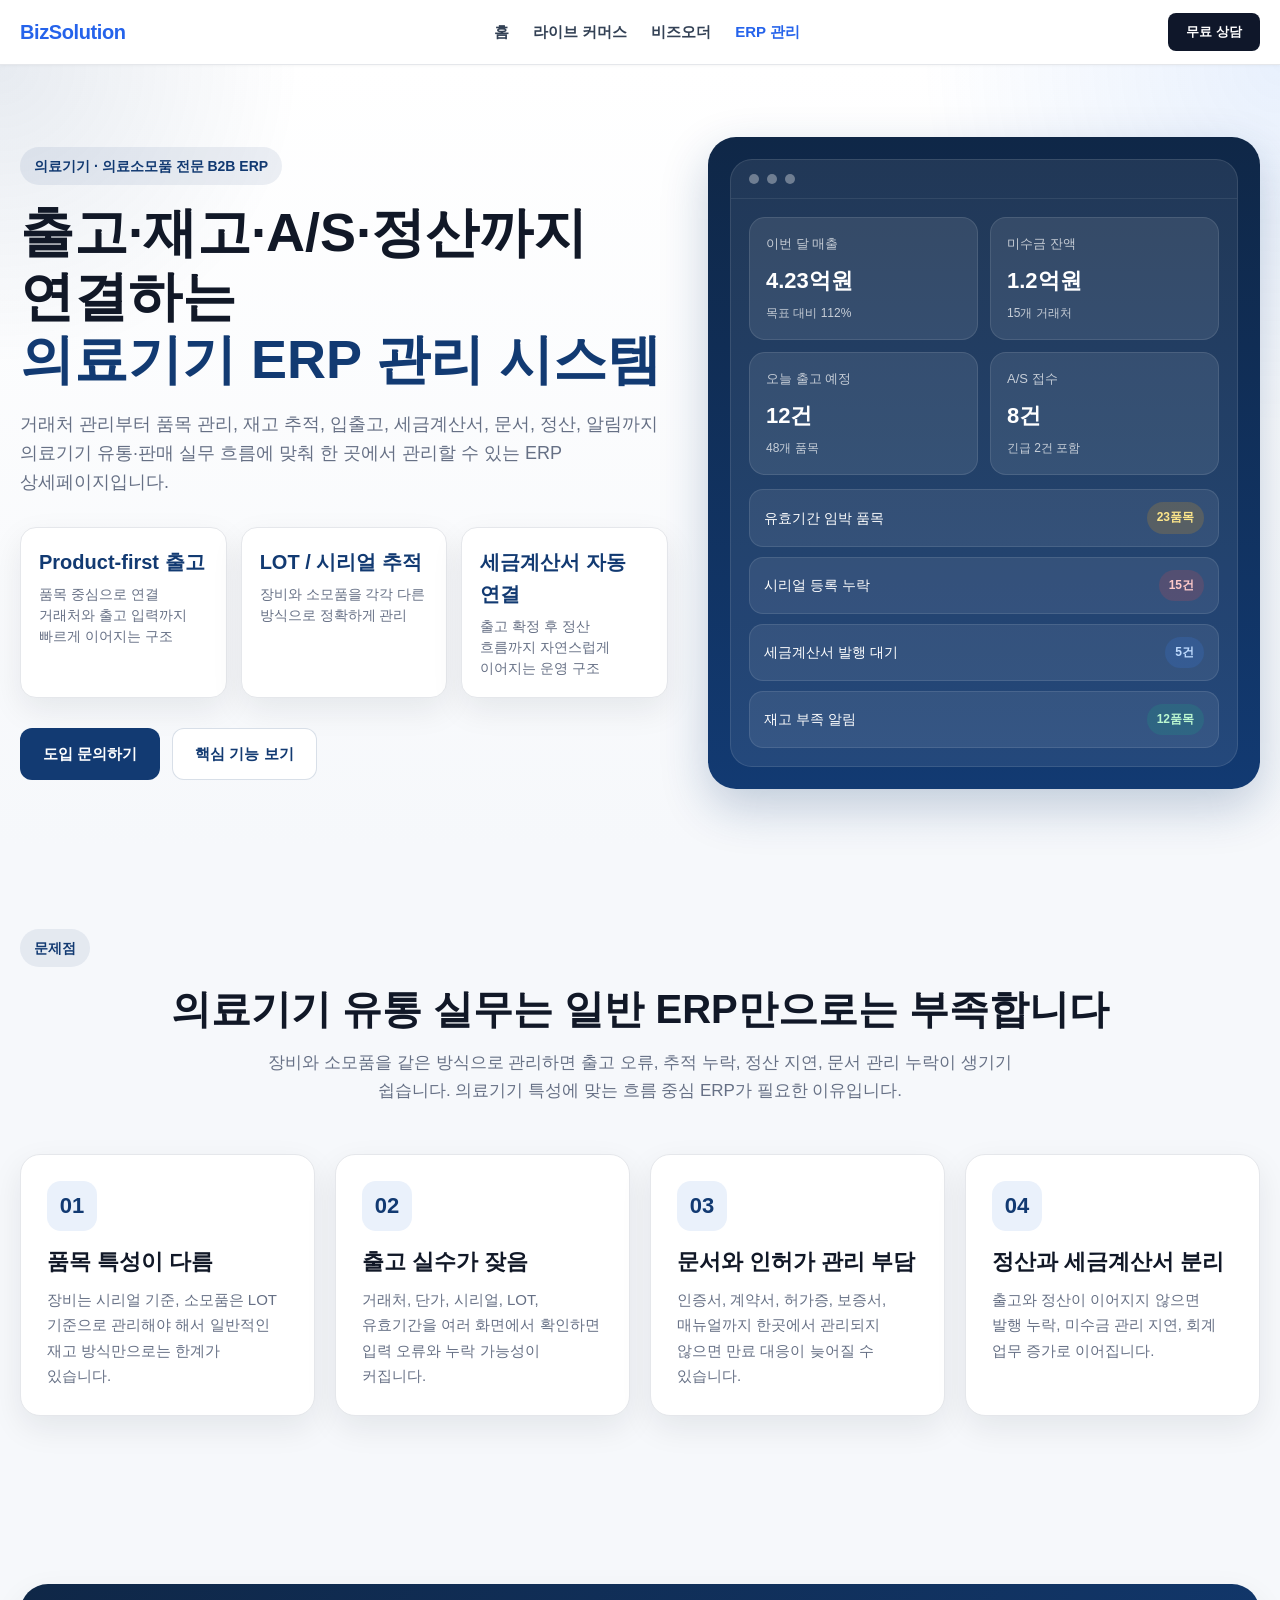
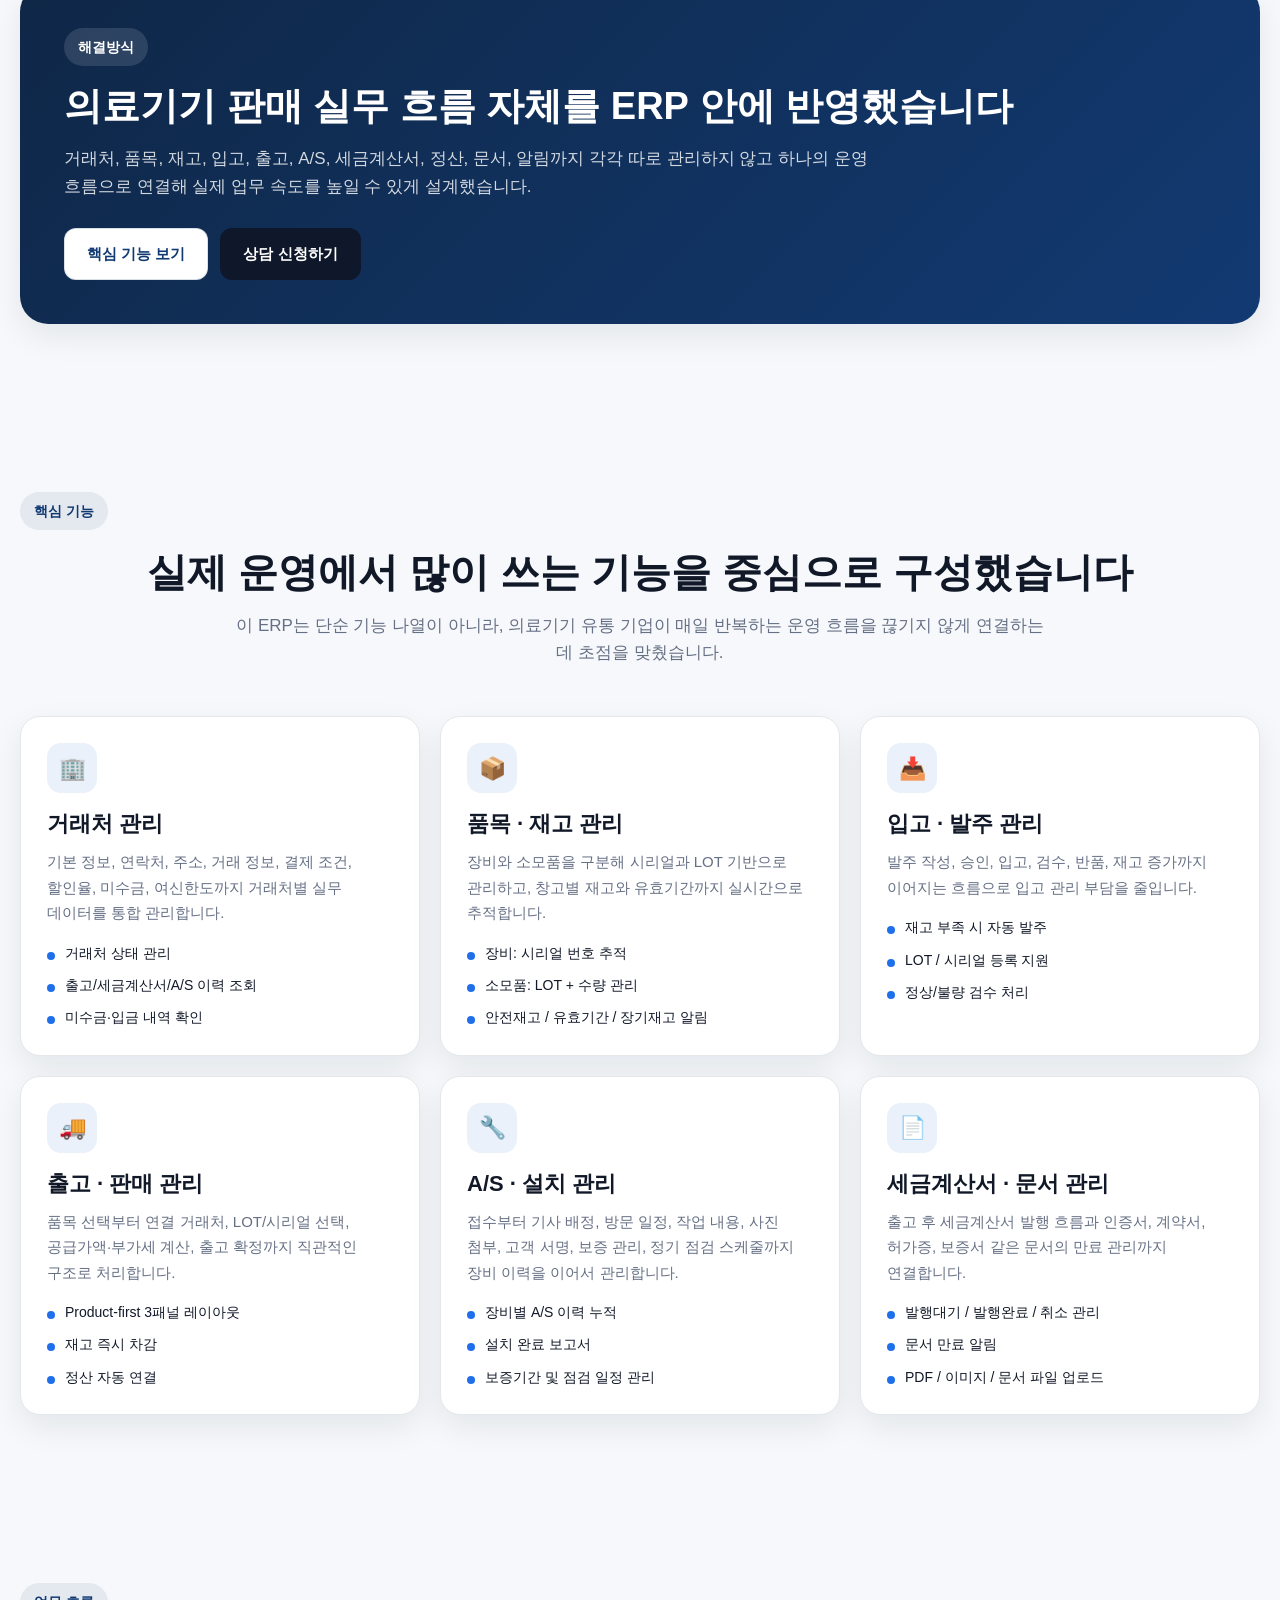
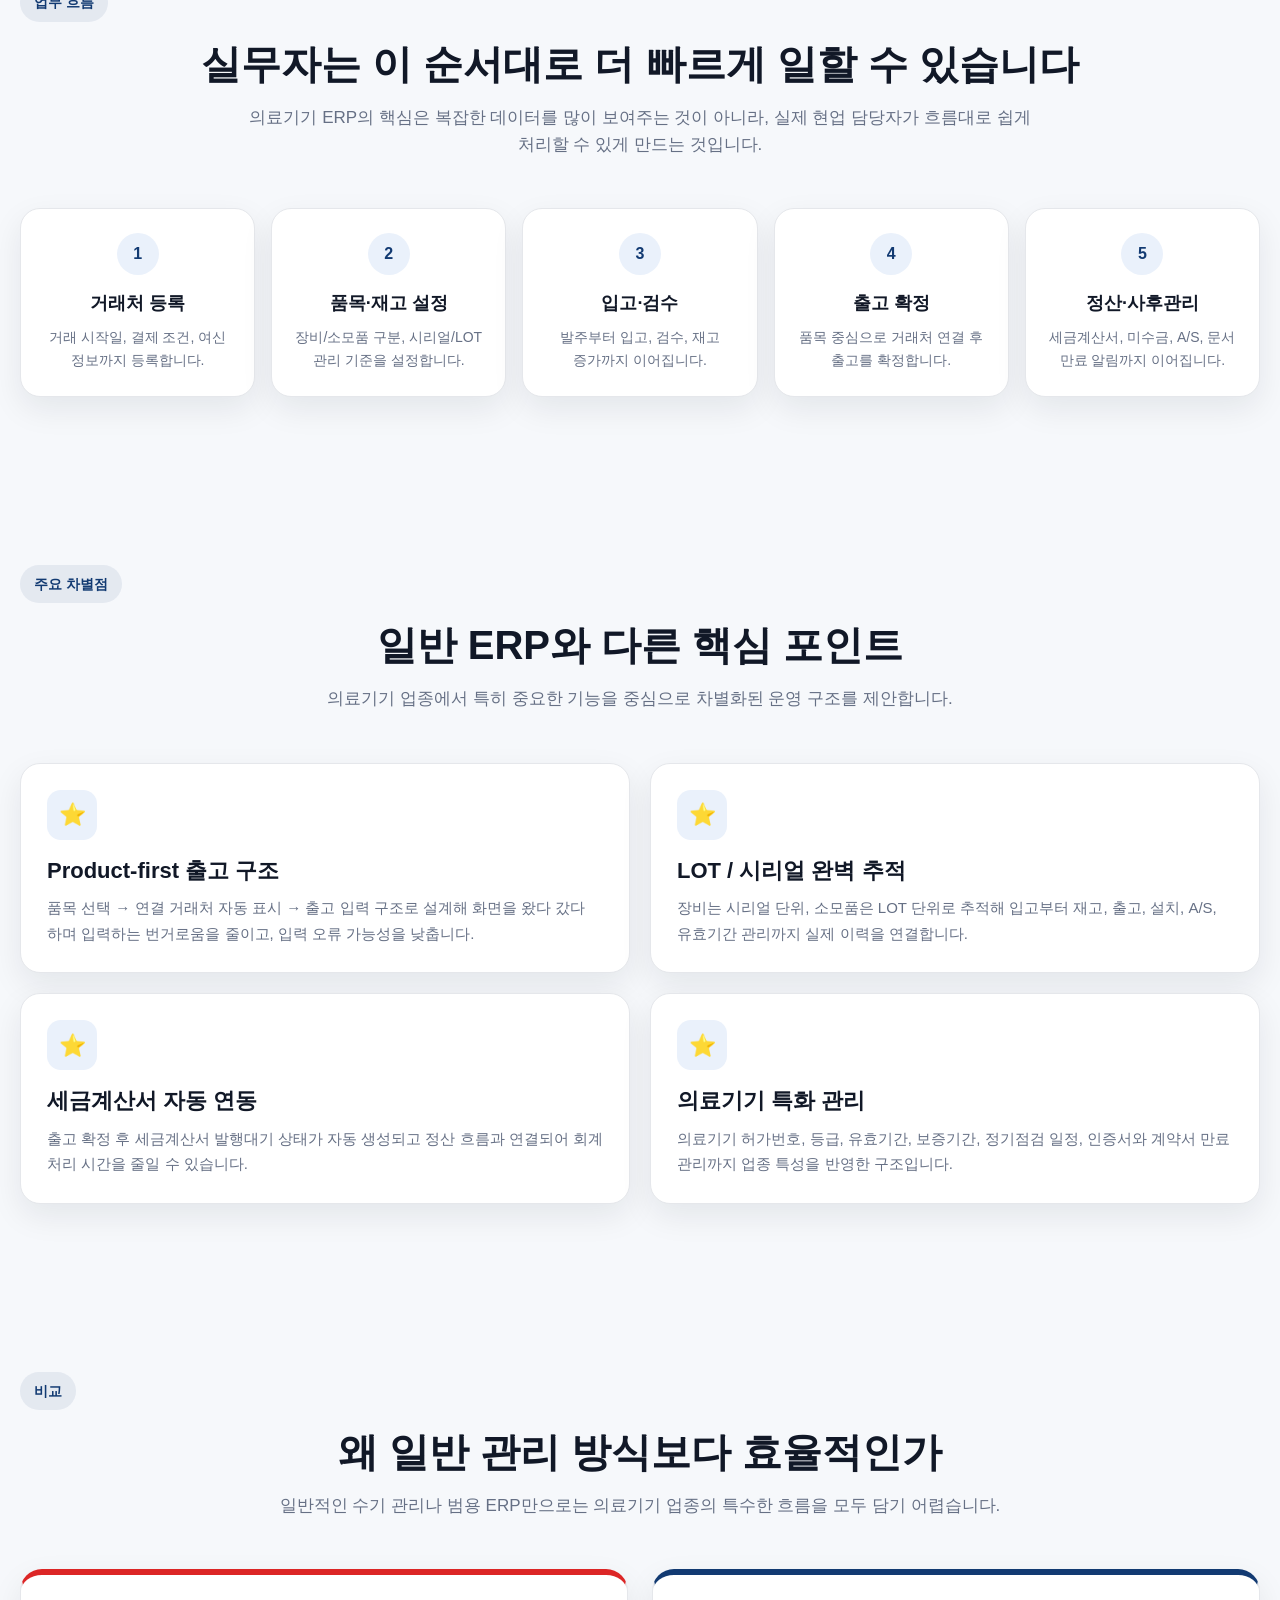
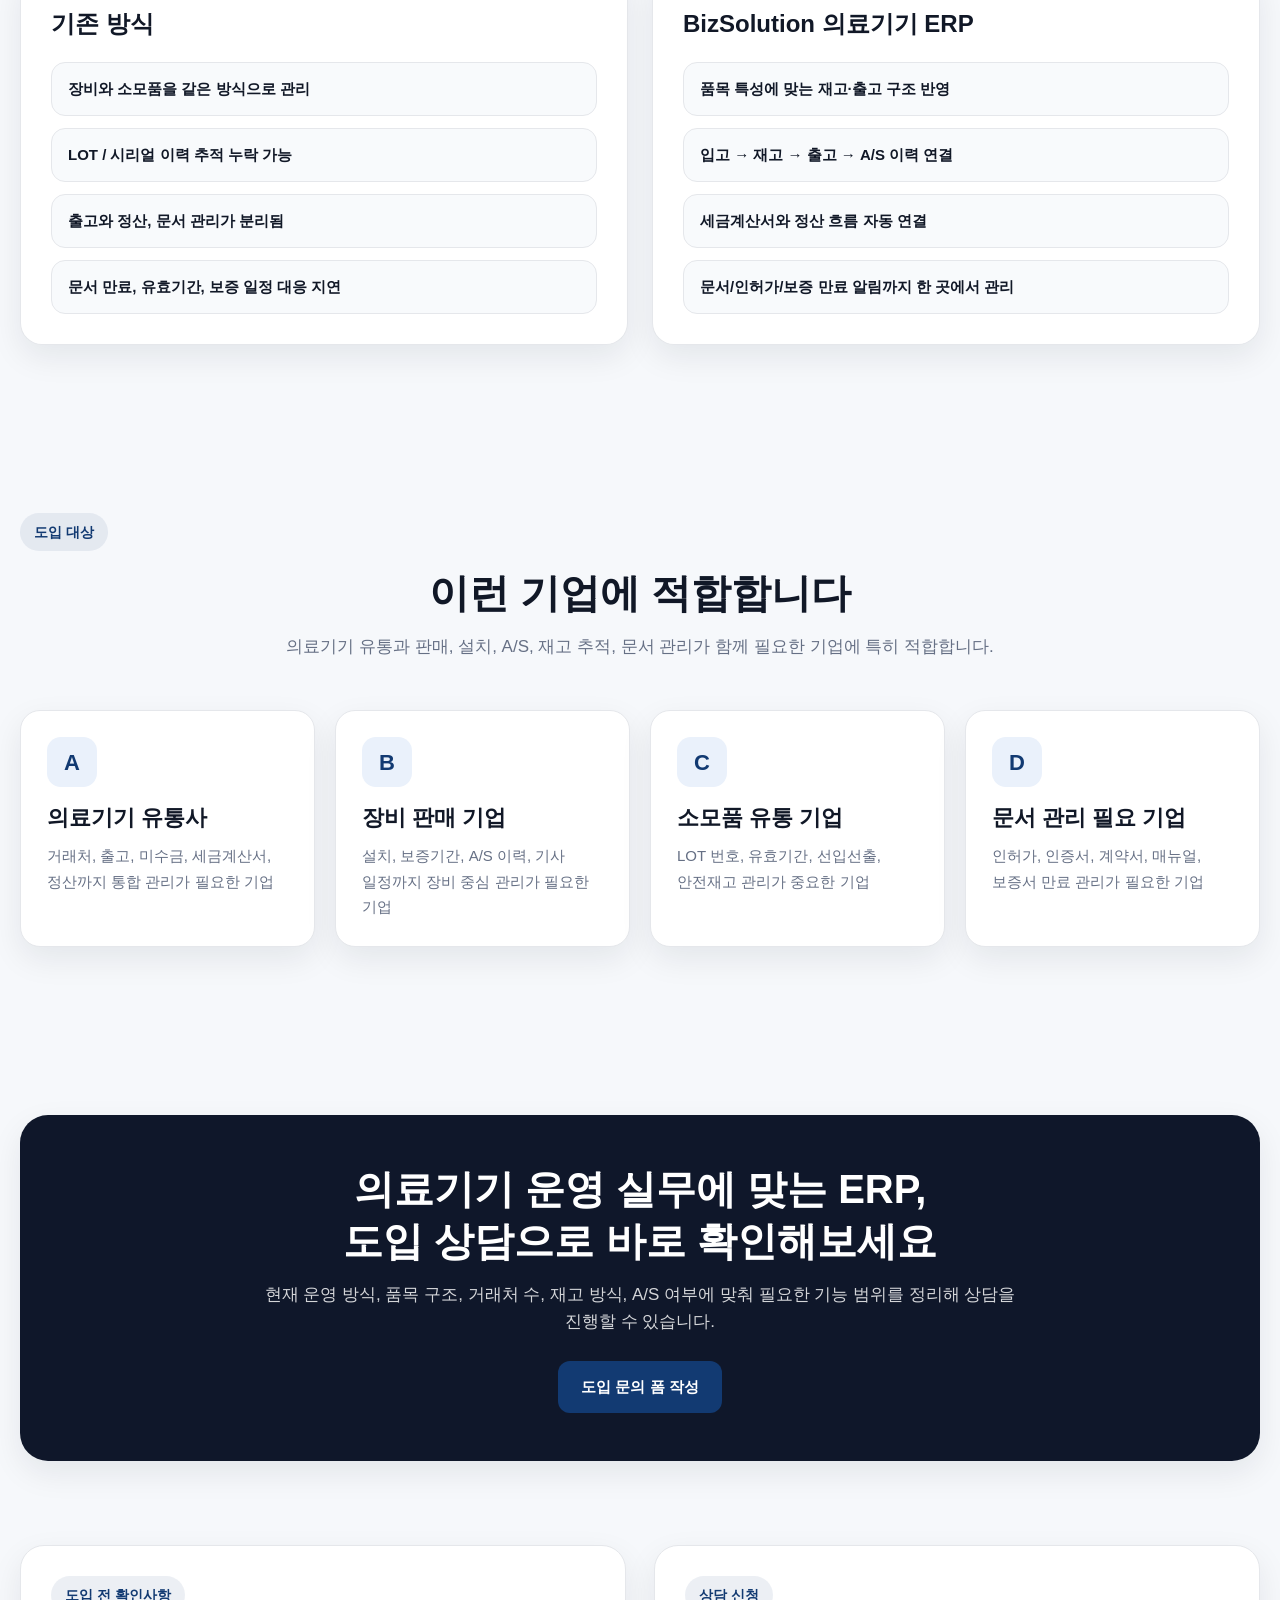
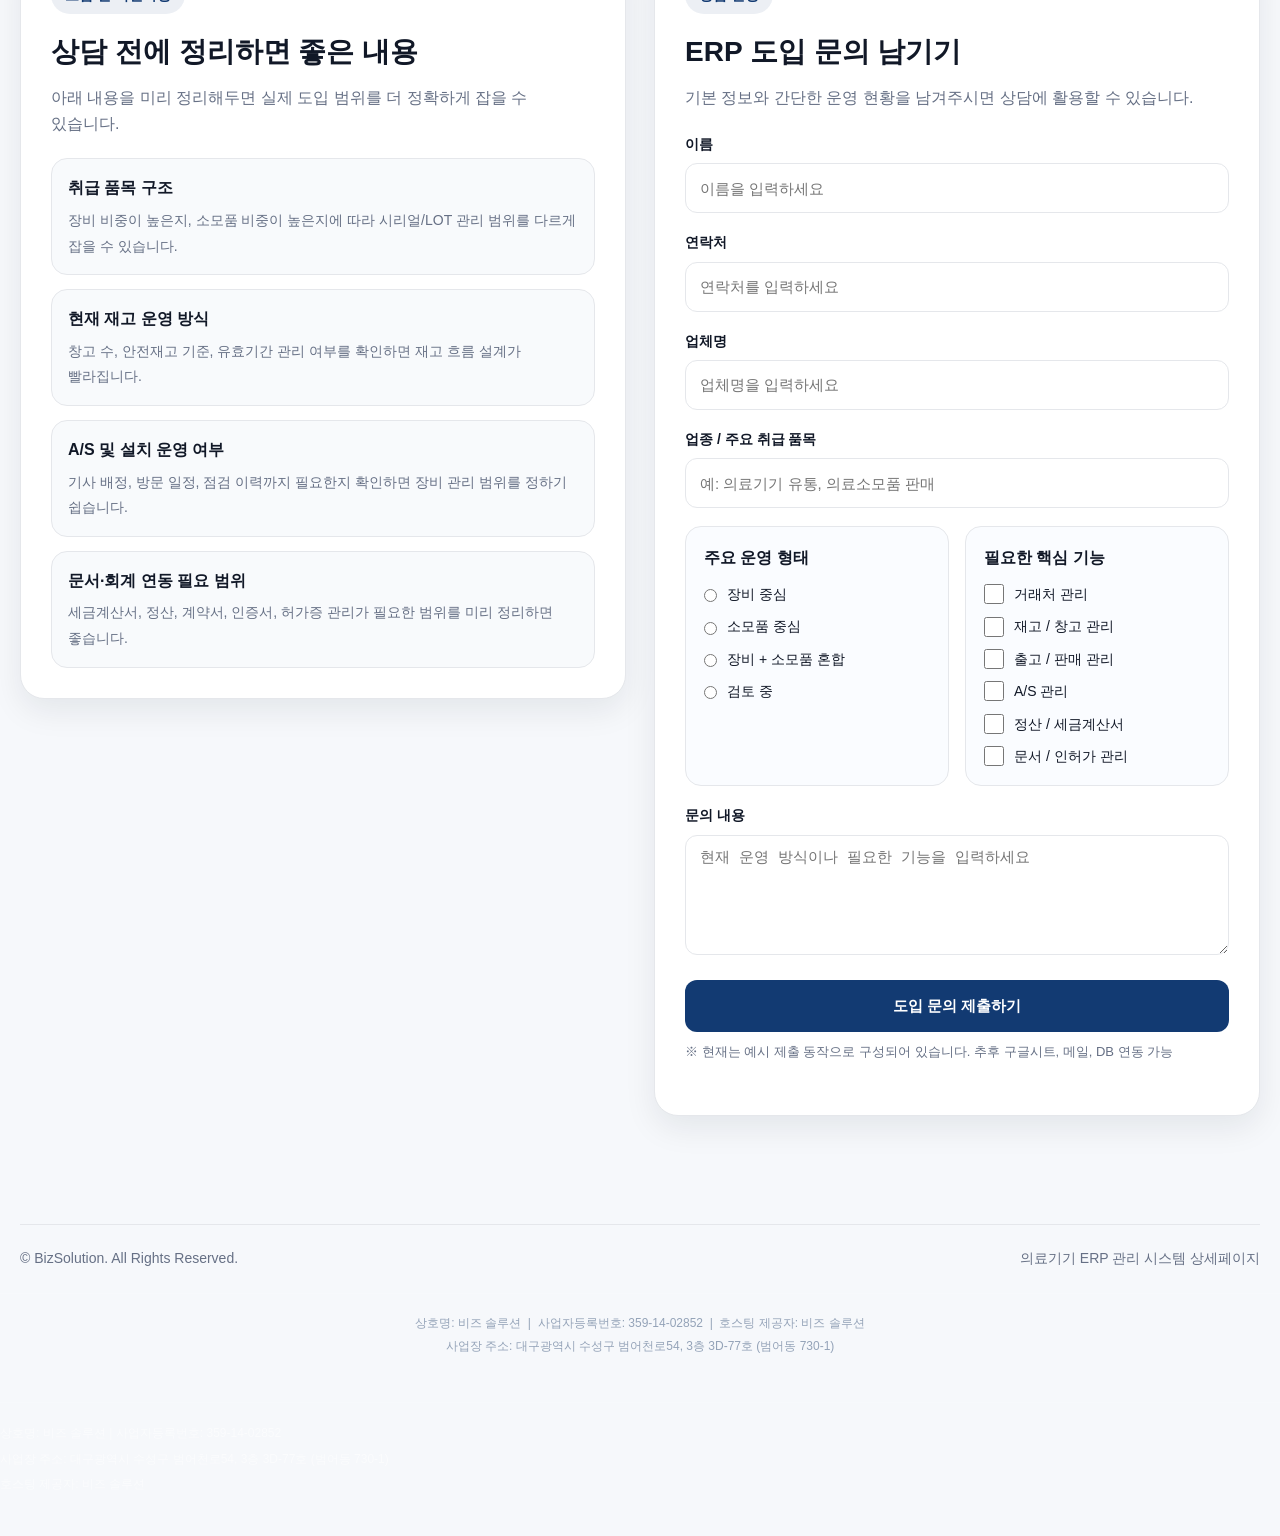
<file: erp-management.html>
<!DOCTYPE html>
<html lang="ko">

<head>
  <meta charset="UTF-8" />
  <meta name="viewport" content="width=device-width, initial-scale=1.0" />
  <title>의료기기 ERP 관리 시스템 | BizSolution</title>
  <style>
    * {
      box-sizing: border-box;
      margin: 0;
      padding: 0;
    }

    :root {
      --primary: #123a72;
      --primary-dark: #0d2c56;
      --accent: #1f6feb;
      --text: #111827;
      --subtext: #667085;
      --line: #e5e7eb;
      --bg: #f6f8fb;
      --white: #ffffff;
      --navy-soft: #eaf1fb;
      --danger: #dc2626;
      --success: #059669;
      --warning: #d97706;
      --shadow: 0 12px 32px rgba(15, 23, 42, 0.08);
      --radius-xl: 28px;
      --radius-lg: 20px;
      --radius-md: 14px;
      --max-width: 1240px;
    }

    body {
      font-family: "Pretendard", "Noto Sans KR", Arial, sans-serif;
      background: var(--bg);
      color: var(--text);
      line-height: 1.6;
      word-break: keep-all;
    }

    a {
      text-decoration: none;
      color: inherit;
    }

    img {
      display: block;
      max-width: 100%;
    }

    .container {
      width: min(100% - 32px, var(--max-width));
      margin: 0 auto;
    }

    .section {
      padding: 84px 0;
    }

    .badge {
      display: inline-flex;
      align-items: center;
      justify-content: center;
      padding: 8px 14px;
      border-radius: 999px;
      background: rgba(18, 58, 114, 0.08);
      color: var(--primary);
      font-size: 14px;
      font-weight: 800;
      margin-bottom: 16px;
    }

    .section-title {
      font-size: 40px;
      font-weight: 900;
      line-height: 1.3;
      text-align: center;
      margin-bottom: 14px;
    }

    .section-desc {
      max-width: 820px;
      margin: 0 auto 50px;
      text-align: center;
      color: var(--subtext);
      font-size: 17px;
    }

    .nav {
      position: sticky;
      top: 0;
      z-index: 100;
      background: rgba(255, 255, 255, 0.92);
      backdrop-filter: blur(10px);
      border-bottom: 1px solid rgba(229, 231, 235, 0.85);
    }

    .nav-inner {
      min-height: 74px;
      display: flex;
      align-items: center;
      justify-content: space-between;
      gap: 24px;
    }

    .brand {
      font-size: 22px;
      font-weight: 900;
      color: var(--primary);
    }

    .nav-menu {
      display: flex;
      gap: 20px;
      align-items: center;
      color: var(--subtext);
      font-size: 15px;
      font-weight: 700;
    }

    .nav-menu a:hover {
      color: var(--primary);
    }

    .btn-group {
      display: flex;
      gap: 12px;
      flex-wrap: wrap;
    }

    .btn {
      display: inline-flex;
      align-items: center;
      justify-content: center;
      min-height: 52px;
      padding: 0 22px;
      border-radius: 12px;
      border: 1px solid transparent;
      font-weight: 800;
      font-size: 15px;
      cursor: pointer;
      transition: 0.2s ease;
    }

    .btn-primary {
      background: var(--primary);
      color: var(--white);
    }

    .btn-primary:hover {
      background: var(--primary-dark);
    }

    .btn-outline {
      background: var(--white);
      color: var(--primary);
      border-color: rgba(18, 58, 114, 0.16);
    }

    .btn-outline:hover {
      border-color: var(--primary);
      background: #f9fbff;
    }

    .hero {
      padding: 72px 0 56px;
      background:
        radial-gradient(circle at top right, rgba(31, 111, 235, 0.10), transparent 24%),
        radial-gradient(circle at top left, rgba(18, 58, 114, 0.10), transparent 20%),
        linear-gradient(180deg, #ffffff 0%, #f6f8fb 100%);
    }

    .hero-grid {
      display: grid;
      grid-template-columns: 1.08fr 0.92fr;
      gap: 40px;
      align-items: center;
    }

    .hero-title {
      font-size: 54px;
      font-weight: 900;
      line-height: 1.18;
      margin-bottom: 18px;
    }

    .hero-title .accent {
      color: var(--primary);
    }

    .hero-desc {
      color: var(--subtext);
      font-size: 18px;
      margin-bottom: 28px;
      max-width: 640px;
    }

    .hero-points {
      display: grid;
      grid-template-columns: repeat(3, 1fr);
      gap: 14px;
      margin: 30px 0;
    }

    .hero-point {
      background: var(--white);
      border: 1px solid var(--line);
      border-radius: 16px;
      padding: 18px;
      box-shadow: var(--shadow);
    }

    .hero-point strong {
      display: block;
      color: var(--primary);
      font-size: 20px;
      margin-bottom: 6px;
    }

    .hero-point span {
      display: block;
      font-size: 14px;
      color: var(--subtext);
      line-height: 1.5;
    }

    .dashboard-card {
      background: linear-gradient(180deg, #0f2747 0%, #123a72 100%);
      color: var(--white);
      border-radius: 28px;
      padding: 22px;
      box-shadow: 0 18px 48px rgba(18, 58, 114, 0.24);
    }

    .dashboard-shell {
      border: 1px solid rgba(255, 255, 255, 0.10);
      border-radius: 22px;
      overflow: hidden;
      background: rgba(255, 255, 255, 0.08);
    }

    .shell-top {
      padding: 14px 18px;
      border-bottom: 1px solid rgba(255, 255, 255, 0.08);
      display: flex;
      gap: 8px;
      align-items: center;
    }

    .shell-dot {
      width: 10px;
      height: 10px;
      border-radius: 50%;
      background: rgba(255, 255, 255, 0.35);
    }

    .shell-body {
      padding: 18px;
    }

    .kpi-grid {
      display: grid;
      grid-template-columns: repeat(2, 1fr);
      gap: 12px;
      margin-bottom: 14px;
    }

    .kpi-box {
      background: rgba(255, 255, 255, 0.09);
      border: 1px solid rgba(255, 255, 255, 0.10);
      border-radius: 16px;
      padding: 16px;
    }

    .kpi-label {
      font-size: 13px;
      color: rgba(255, 255, 255, 0.72);
      margin-bottom: 8px;
    }

    .kpi-value {
      font-size: 22px;
      font-weight: 900;
      margin-bottom: 6px;
    }

    .kpi-sub {
      font-size: 12px;
      color: rgba(255, 255, 255, 0.72);
    }

    .mini-panels {
      display: grid;
      gap: 10px;
    }

    .mini-panel {
      display: flex;
      align-items: center;
      justify-content: space-between;
      gap: 12px;
      background: rgba(255, 255, 255, 0.08);
      border: 1px solid rgba(255, 255, 255, 0.10);
      border-radius: 14px;
      padding: 12px 14px;
      font-size: 14px;
    }

    .status {
      display: inline-flex;
      align-items: center;
      justify-content: center;
      padding: 6px 10px;
      border-radius: 999px;
      font-size: 12px;
      font-weight: 800;
      white-space: nowrap;
    }

    .status-blue {
      background: rgba(59, 130, 246, 0.16);
      color: #bfdbfe;
    }

    .status-red {
      background: rgba(239, 68, 68, 0.16);
      color: #fecaca;
    }

    .status-green {
      background: rgba(16, 185, 129, 0.16);
      color: #bbf7d0;
    }

    .status-orange {
      background: rgba(245, 158, 11, 0.18);
      color: #fde68a;
    }

    .card-grid-4,
    .card-grid-3,
    .card-grid-2 {
      display: grid;
      gap: 20px;
    }

    .card-grid-4 {
      grid-template-columns: repeat(4, 1fr);
    }

    .card-grid-3 {
      grid-template-columns: repeat(3, 1fr);
    }

    .card-grid-2 {
      grid-template-columns: repeat(2, 1fr);
    }

    .card {
      background: var(--white);
      border: 1px solid var(--line);
      border-radius: var(--radius-lg);
      padding: 26px;
      box-shadow: var(--shadow);
    }

    .card-icon {
      width: 50px;
      height: 50px;
      border-radius: 14px;
      display: flex;
      align-items: center;
      justify-content: center;
      background: var(--navy-soft);
      color: var(--primary);
      font-size: 22px;
      font-weight: 900;
      margin-bottom: 16px;
    }

    .card h3 {
      font-size: 22px;
      line-height: 1.35;
      margin-bottom: 10px;
    }

    .card p {
      color: var(--subtext);
      font-size: 15px;
      line-height: 1.7;
    }

    .feature-list {
      display: grid;
      gap: 10px;
      margin-top: 16px;
    }

    .feature-list li {
      list-style: none;
      position: relative;
      padding-left: 18px;
      color: var(--text);
      font-size: 14px;
      line-height: 1.6;
    }

    .feature-list li::before {
      content: "";
      position: absolute;
      left: 0;
      top: 10px;
      width: 8px;
      height: 8px;
      border-radius: 50%;
      background: var(--accent);
    }

    .highlight {
      background: linear-gradient(135deg, #0f2747 0%, #123a72 100%);
      color: var(--white);
      border-radius: var(--radius-xl);
      padding: 44px;
      box-shadow: var(--shadow);
    }

    .highlight h2 {
      font-size: 38px;
      line-height: 1.3;
      margin-bottom: 14px;
    }

    .highlight p {
      font-size: 17px;
      color: rgba(255, 255, 255, 0.82);
      max-width: 860px;
      margin-bottom: 28px;
    }

    .flow {
      display: grid;
      grid-template-columns: repeat(5, 1fr);
      gap: 16px;
    }

    .flow-step {
      background: var(--white);
      border: 1px solid var(--line);
      border-radius: 20px;
      padding: 24px 20px;
      box-shadow: var(--shadow);
      text-align: center;
    }

    .flow-step .num {
      width: 42px;
      height: 42px;
      border-radius: 50%;
      margin: 0 auto 14px;
      background: var(--navy-soft);
      color: var(--primary);
      display: flex;
      align-items: center;
      justify-content: center;
      font-weight: 900;
    }

    .flow-step h4 {
      font-size: 18px;
      margin-bottom: 8px;
    }

    .flow-step p {
      font-size: 14px;
      color: var(--subtext);
      line-height: 1.65;
    }

    .compare-wrap {
      display: grid;
      grid-template-columns: 1fr 1fr;
      gap: 24px;
    }

    .compare-card {
      background: var(--white);
      border-radius: 22px;
      padding: 30px;
      border: 1px solid var(--line);
      box-shadow: var(--shadow);
    }

    .compare-card.bad {
      border-top: 6px solid var(--danger);
    }

    .compare-card.good {
      border-top: 6px solid var(--primary);
    }

    .compare-card h3 {
      font-size: 24px;
      margin-bottom: 18px;
    }

    .compare-list {
      display: grid;
      gap: 12px;
    }

    .compare-item {
      background: #f8fafc;
      border: 1px solid var(--line);
      border-radius: 14px;
      padding: 14px 16px;
      font-weight: 700;
      font-size: 15px;
    }

    .cta-banner {
      background: #0f172a;
      color: var(--white);
      border-radius: 28px;
      padding: 48px;
      text-align: center;
      box-shadow: var(--shadow);
    }

    .cta-banner h2 {
      font-size: 40px;
      line-height: 1.3;
      margin-bottom: 14px;
    }

    .cta-banner p {
      max-width: 760px;
      margin: 0 auto 26px;
      color: rgba(255, 255, 255, 0.82);
      font-size: 17px;
    }

    .form-wrap {
      display: grid;
      grid-template-columns: 1fr 1fr;
      gap: 28px;
      align-items: start;
    }

    .form-box,
    .info-box {
      background: var(--white);
      border: 1px solid var(--line);
      border-radius: 24px;
      padding: 30px;
      box-shadow: var(--shadow);
    }

    .form-box h3,
    .info-box h3 {
      font-size: 28px;
      margin-bottom: 10px;
    }

    .form-box p,
    .info-box p {
      color: var(--subtext);
      margin-bottom: 22px;
    }

    .info-list {
      display: grid;
      gap: 14px;
    }

    .info-item {
      padding: 16px;
      border-radius: 16px;
      background: #f8fafc;
      border: 1px solid var(--line);
    }

    .info-item strong {
      display: block;
      margin-bottom: 6px;
      font-size: 16px;
    }

    .info-item span {
      color: var(--subtext);
      font-size: 14px;
      line-height: 1.6;
    }

    .form-group {
      margin-bottom: 18px;
    }

    .form-label {
      display: block;
      margin-bottom: 8px;
      font-size: 14px;
      font-weight: 800;
    }

    .form-control,
    .form-select,
    .form-textarea {
      width: 100%;
      min-height: 50px;
      border-radius: 12px;
      border: 1px solid var(--line);
      background: var(--white);
      padding: 12px 14px;
      font-size: 15px;
      outline: none;
      transition: border 0.2s ease;
    }

    .form-control:focus,
    .form-select:focus,
    .form-textarea:focus {
      border-color: var(--accent);
    }

    .form-textarea {
      min-height: 120px;
      resize: vertical;
    }

    .survey-grid {
      display: grid;
      grid-template-columns: 1fr 1fr;
      gap: 16px;
      margin-bottom: 18px;
    }

    .survey-card {
      padding: 18px;
      border-radius: 16px;
      border: 1px solid var(--line);
      background: #fafcff;
    }

    .survey-card h4 {
      font-size: 16px;
      margin-bottom: 12px;
    }

    .option-list {
      display: grid;
      gap: 10px;
    }

    .option-item {
      display: flex;
      align-items: flex-start;
      gap: 8px;
      font-size: 14px;
      color: var(--text);
    }

    .option-item input {
      margin-top: 3px;
    }

    .form-note {
      margin-top: 10px;
      font-size: 13px;
      color: var(--subtext);
    }

    .footer {
      padding: 24px 0 40px;
    }

    .footer-inner {
      border-top: 1px solid var(--line);
      padding-top: 22px;
      display: flex;
      justify-content: space-between;
      gap: 16px;
      flex-wrap: wrap;
      color: var(--subtext);
      font-size: 14px;
    }

    .toast {
      position: fixed;
      right: 20px;
      bottom: 20px;
      background: #111827;
      color: #fff;
      padding: 14px 18px;
      border-radius: 12px;
      font-size: 14px;
      font-weight: 800;
      box-shadow: var(--shadow);
      opacity: 0;
      visibility: hidden;
      transform: translateY(10px);
      transition: 0.25s ease;
      z-index: 999;
    }

    .toast.show {
      opacity: 1;
      visibility: visible;
      transform: translateY(0);
    }

    @media (max-width: 1100px) {

      .hero-grid,
      .form-wrap,
      .compare-wrap,
      .card-grid-2,
      .survey-grid {
        grid-template-columns: 1fr;
      }

      .card-grid-4 {
        grid-template-columns: repeat(2, 1fr);
      }

      .card-grid-3 {
        grid-template-columns: 1fr;
      }

      .flow {
        grid-template-columns: repeat(3, 1fr);
      }

      .hero-points {
        grid-template-columns: 1fr;
      }

      .hero-title {
        font-size: 46px;
      }

      .section-title {
        font-size: 34px;
      }
    }

    @media (max-width: 768px) {
      .nav-inner {
        flex-direction: column;
        justify-content: center;
        padding: 14px 0;
      }

      .nav-menu {
        flex-wrap: wrap;
        justify-content: center;
        gap: 12px;
      }

      .hero {
        padding-top: 54px;
      }

      .hero-title {
        font-size: 34px;
      }

      .section {
        padding: 60px 0;
      }

      .section-title {
        font-size: 28px;
      }

      .card-grid-4,
      .flow {
        grid-template-columns: 1fr;
      }

      .highlight,
      .cta-banner,
      .card,
      .form-box,
      .info-box,
      .compare-card {
        padding: 24px;
      }

      .cta-banner h2,
      .highlight h2 {
        font-size: 28px;
      }

      .btn-group {
        flex-direction: column;
      }

      .btn {
        width: 100%;
      }
    }
  </style>

<style>
  /* ===== 글로벌 기본 설정 ===== */
  * { box-sizing: border-box; }
  img { max-width: 100%; height: auto; }
  body { overflow-x: hidden; }

  /* ===== 반응형 네비게이션 ===== */
  @media (max-width: 768px) {
    #nav-links { display: none !important; }
    #nav-cta { display: none !important; }
    #hamburger-btn { display: flex !important; }
  }

  /* ===== 체크박스 통합 스타일 ===== */
  input[type="checkbox"] {
    width: 20px !important; height: 20px !important;
    min-width: 20px !important; min-height: 20px !important;
    accent-color: #2563eb; flex-shrink: 0; cursor: pointer; margin: 0;
  }
  .interest-item, .check-item, .option-item,
  label:has(input[type="checkbox"]) {
    display: flex !important; align-items: center !important;
    gap: 10px !important; font-size: 14px !important;
  }
  .interest-group, .check-group, .option-group, .checkbox-grid {
    display: grid !important; gap: 8px 16px !important;
  }

  /* ===== 태블릿 (1024px 이하) ===== */
  @media (max-width: 1024px) {
    .hero-main-grid, .hero-grid, .service-row, .service-row.reverse,
    .split-grid, .contact-grid, .form-grid, .footer-global .footer-inner {
      grid-template-columns: 1fr !important; direction: ltr !important;
    }
    .summary-strip-grid, .why-grid, .feature-grid, .reason-grid,
    .flow-grid, .summary-grid {
      grid-template-columns: repeat(2, 1fr) !important;
    }
    .module-grid, .benefit-grid, .step-grid {
      grid-template-columns: repeat(2, 1fr) !important;
    }
  }

  /* ===== 모바일 (768px 이하) ===== */
  @media (max-width: 768px) {
    .hero-main, .hero, section[class*="hero"] {
      padding: 48px 0 40px !important; min-height: auto !important;
    }
    .hero-main-grid, .hero-grid { gap: 24px !important; }
    .hero-img-wrap { max-height: 280px; overflow: hidden; }
    .hero-main-title, .hero-title {
      font-size: clamp(28px, 7vw, 42px) !important;
      line-height: 1.25 !important; word-break: keep-all !important;
    }
    .hero-main-desc, .hero-desc, .hero-subtitle {
      font-size: clamp(14px, 3.8vw, 17px) !important;
      line-height: 1.7 !important; word-break: keep-all !important;
    }
    .hero-cta-group, .cta-group {
      flex-direction: column !important; align-items: stretch !important; gap: 10px !important;
    }
    .hero-cta-group a, .hero-cta-group button, .btn-hero-primary, .btn-hero-secondary {
      width: 100% !important; text-align: center !important;
      padding: 14px 20px !important; font-size: 15px !important;
    }
    section, .section, .services-section, .why-section, .cta-section,
    .contact-section, .faq-section, .summary-section, .flow-section,
    .feature-section, .benefit-section, .module-section, .reason-section {
      padding: 48px 0 !important;
    }
    .container, .inner { padding-left: 16px !important; padding-right: 16px !important; }
    .section-header h2, h2 { font-size: clamp(24px, 6vw, 32px) !important; word-break: keep-all !important; }
    h3 { font-size: clamp(18px, 4.5vw, 22px) !important; word-break: keep-all !important; }
    p, li, td, dd { word-break: keep-all !important; }
    .summary-strip-grid, .why-grid, .feature-grid, .reason-grid,
    .flow-grid, .summary-grid, .module-grid, .benefit-grid, .step-grid {
      grid-template-columns: 1fr !important; gap: 16px !important;
    }
    .service-card, .why-card, .feature-card, .reason-card,
    .flow-card, .summary-card, .module-card, .benefit-card, .step-card, .strip-card {
      padding: 24px 20px !important;
    }
    .form-grid, .contact-grid { grid-template-columns: 1fr !important; gap: 16px !important; }
    .field input, .field select, .field textarea, .form-group input,
    .form-group select, .form-group textarea {
      font-size: 16px !important; padding: 12px 14px !important;
    }
    .btn-submit, .btn-primary, button[type="submit"] {
      width: 100% !important; padding: 16px 20px !important;
      font-size: 16px !important; border-radius: 10px !important;
    }
    .interest-group, .check-group, .option-group, .checkbox-grid {
      grid-template-columns: 1fr !important; gap: 6px !important;
    }
    input[type="checkbox"] { width: 22px !important; height: 22px !important; }
    .cta-section, .cta-band { padding: 48px 16px !important; }
    .cta-btn-group { flex-direction: column !important; gap: 10px !important; }
    .btn-cta-white, .btn-cta-outline, .btn-white {
      width: 100% !important; text-align: center !important;
    }
    footer, .footer, .footer-global, .site-footer { padding: 32px 16px !important; }
    .footer-grid, .footer-cols, .footer-global .footer-inner, .footer-inner {
      grid-template-columns: 1fr !important; flex-direction: column !important; gap: 20px !important;
    }
    .footer-bottom { flex-direction: column !important; gap: 8px !important; text-align: center !important; }
    .two-col, .split-layout, .split-grid, .about-grid {
      flex-direction: column !important; grid-template-columns: 1fr !important;
    }
  }

  /* ===== 소형 모바일 (480px 이하) ===== */
  @media (max-width: 480px) {
    h1, .hero-main-title, .hero-title { font-size: 26px !important; }
    h2, .section-header h2 { font-size: 22px !important; }
    h3 { font-size: 18px !important; }
    .container, .inner { padding-left: 12px !important; padding-right: 12px !important; }
    .stats-row, .stats-grid { grid-template-columns: 1fr !important; }
  }

  /* ===== 햄버거 메뉴 애니메이션 ===== */
  #hamburger-btn.open .ham-line:nth-child(1) { transform: translateY(7px) rotate(45deg); }
  #hamburger-btn.open .ham-line:nth-child(2) { opacity: 0; }
  #hamburger-btn.open .ham-line:nth-child(3) { transform: translateY(-7px) rotate(-45deg); }
</style>

</head>

<body>
<header id="unified-nav" style="
  position:sticky;top:0;z-index:9999;
  background:rgba(255,255,255,0.97);
  backdrop-filter:blur(12px);
  border-bottom:1px solid #e5e7eb;
  box-shadow:0 1px 3px rgba(0,0,0,0.04);
  font-family:Pretendard,sans-serif;
">
  <div style="
    max-width:1280px;margin:0 auto;padding:0 20px;
    display:flex;align-items:center;justify-content:space-between;height:64px;
  ">
    <a href="/" style="
      font-size:20px;font-weight:900;color:#2563eb;
      text-decoration:none;letter-spacing:-0.02em;flex-shrink:0;
    ">BizSolution</a>

    <nav id="nav-links" style="display:flex;gap:24px;align-items:center;">
      <a href="/" class="nav-item" style="font-size:15px;font-weight:600;color:#334155;text-decoration:none;white-space:nowrap;">홈</a>
      <a href="/live-commerce.html" class="nav-item" style="font-size:15px;font-weight:600;color:#334155;text-decoration:none;white-space:nowrap;">라이브 커머스</a>
      <a href="/qr-order.html" class="nav-item" style="font-size:15px;font-weight:600;color:#334155;text-decoration:none;white-space:nowrap;">비즈오더</a>
      <a href="/erp-management.html" class="nav-item" style="font-size:15px;font-weight:600;color:#334155;text-decoration:none;white-space:nowrap;">ERP 관리</a>
    </nav>

    <div style="display:flex;align-items:center;gap:12px;">
      <a href="#consult" id="nav-cta" style="
        display:inline-flex;align-items:center;justify-content:center;
        background:#0f172a;color:#fff;font-size:13px;font-weight:700;
        padding:9px 18px;border-radius:8px;text-decoration:none;white-space:nowrap;
      ">무료 상담</a>

      <button id="hamburger-btn" onclick="toggleMobileMenu()" style="
        display:none;
        background:none;border:none;cursor:pointer;
        padding:6px;border-radius:6px;
        flex-direction:column;gap:5px;align-items:center;justify-content:center;
      " aria-label="메뉴 열기">
        <span class="ham-line" style="display:block;width:22px;height:2px;background:#334155;border-radius:2px;transition:all 0.3s;"></span>
        <span class="ham-line" style="display:block;width:22px;height:2px;background:#334155;border-radius:2px;transition:all 0.3s;"></span>
        <span class="ham-line" style="display:block;width:22px;height:2px;background:#334155;border-radius:2px;transition:all 0.3s;"></span>
      </button>
    </div>
  </div>

  <div id="mobile-menu" style="
    display:none;
    border-top:1px solid #e5e7eb;
    background:#fff;
    padding:12px 20px 20px;
    font-family:Pretendard,sans-serif;
  ">
    <a href="/" class="nav-item mobile-nav-item" style="display:block;padding:12px 0;font-size:16px;font-weight:600;color:#334155;text-decoration:none;border-bottom:1px solid #f1f5f9;">홈</a>
    <a href="/live-commerce.html" class="nav-item mobile-nav-item" style="display:block;padding:12px 0;font-size:16px;font-weight:600;color:#334155;text-decoration:none;border-bottom:1px solid #f1f5f9;">라이브 커머스</a>
    <a href="/qr-order.html" class="nav-item mobile-nav-item" style="display:block;padding:12px 0;font-size:16px;font-weight:600;color:#334155;text-decoration:none;border-bottom:1px solid #f1f5f9;">비즈오더</a>
    <a href="/erp-management.html" class="nav-item mobile-nav-item" style="display:block;padding:12px 0;font-size:16px;font-weight:600;color:#334155;text-decoration:none;border-bottom:1px solid #f1f5f9;">ERP 관리</a>
    <a href="#consult" style="
      display:block;margin-top:16px;
      background:#2563eb;color:#fff;font-size:15px;font-weight:700;
      padding:13px 20px;border-radius:10px;text-decoration:none;text-align:center;
    ">무료 상담 신청</a>
  </div>
</header>

  

  <main>
    <section class="hero">
      <div class="container hero-grid">
        <div>
          <div class="badge">의료기기 · 의료소모품 전문 B2B ERP</div>
          <h1 class="hero-title">
            출고·재고·A/S·정산까지 연결하는<br />
            <span class="accent">의료기기 ERP 관리 시스템</span>
          </h1>
          <p class="hero-desc">
            거래처 관리부터 품목 관리, 재고 추적, 입출고, 세금계산서, 문서, 정산, 알림까지
            의료기기 유통·판매 실무 흐름에 맞춰 한 곳에서 관리할 수 있는 ERP 상세페이지입니다.
          </p>

          <div class="hero-points">
            <div class="hero-point">
              <strong>Product-first 출고</strong>
              <span>품목 중심으로 연결 거래처와 출고 입력까지 빠르게 이어지는 구조</span>
            </div>
            <div class="hero-point">
              <strong>LOT / 시리얼 추적</strong>
              <span>장비와 소모품을 각각 다른 방식으로 정확하게 관리</span>
            </div>
            <div class="hero-point">
              <strong>세금계산서 자동 연결</strong>
              <span>출고 확정 후 정산 흐름까지 자연스럽게 이어지는 운영 구조</span>
            </div>
          </div>

          <div class="btn-group">
            <a href="#contact" class="btn btn-primary">도입 문의하기</a>
            <a href="#features" class="btn btn-outline">핵심 기능 보기</a>
          </div>
        </div>

        <div class="dashboard-card">
          <div class="dashboard-shell">
            <div class="shell-top">
              <span class="shell-dot"></span>
              <span class="shell-dot"></span>
              <span class="shell-dot"></span>
            </div>
            <div class="shell-body">
              <div class="kpi-grid">
                <div class="kpi-box">
                  <div class="kpi-label">이번 달 매출</div>
                  <div class="kpi-value">4.23억원</div>
                  <div class="kpi-sub">목표 대비 112%</div>
                </div>
                <div class="kpi-box">
                  <div class="kpi-label">미수금 잔액</div>
                  <div class="kpi-value">1.2억원</div>
                  <div class="kpi-sub">15개 거래처</div>
                </div>
                <div class="kpi-box">
                  <div class="kpi-label">오늘 출고 예정</div>
                  <div class="kpi-value">12건</div>
                  <div class="kpi-sub">48개 품목</div>
                </div>
                <div class="kpi-box">
                  <div class="kpi-label">A/S 접수</div>
                  <div class="kpi-value">8건</div>
                  <div class="kpi-sub">긴급 2건 포함</div>
                </div>
              </div>

              <div class="mini-panels">
                <div class="mini-panel">
                  <span>유효기간 임박 품목</span>
                  <span class="status status-orange">23품목</span>
                </div>
                <div class="mini-panel">
                  <span>시리얼 등록 누락</span>
                  <span class="status status-red">15건</span>
                </div>
                <div class="mini-panel">
                  <span>세금계산서 발행 대기</span>
                  <span class="status status-blue">5건</span>
                </div>
                <div class="mini-panel">
                  <span>재고 부족 알림</span>
                  <span class="status status-green">12품목</span>
                </div>
              </div>
            </div>
          </div>
        </div>
      </div>
    </section>

    <section id="problem" class="section">
      <div class="container">
        <div class="badge">문제점</div>
        <h2 class="section-title">의료기기 유통 실무는 일반 ERP만으로는 부족합니다</h2>
        <p class="section-desc">
          장비와 소모품을 같은 방식으로 관리하면 출고 오류, 추적 누락, 정산 지연, 문서 관리 누락이 생기기 쉽습니다.
          의료기기 특성에 맞는 흐름 중심 ERP가 필요한 이유입니다.
        </p>

        <div class="card-grid-4">
          <div class="card">
            <div class="card-icon">01</div>
            <h3>품목 특성이 다름</h3>
            <p>장비는 시리얼 기준, 소모품은 LOT 기준으로 관리해야 해서 일반적인 재고 방식만으로는 한계가 있습니다.</p>
          </div>
          <div class="card">
            <div class="card-icon">02</div>
            <h3>출고 실수가 잦음</h3>
            <p>거래처, 단가, 시리얼, LOT, 유효기간을 여러 화면에서 확인하면 입력 오류와 누락 가능성이 커집니다.</p>
          </div>
          <div class="card">
            <div class="card-icon">03</div>
            <h3>문서와 인허가 관리 부담</h3>
            <p>인증서, 계약서, 허가증, 보증서, 매뉴얼까지 한곳에서 관리되지 않으면 만료 대응이 늦어질 수 있습니다.</p>
          </div>
          <div class="card">
            <div class="card-icon">04</div>
            <h3>정산과 세금계산서 분리</h3>
            <p>출고와 정산이 이어지지 않으면 발행 누락, 미수금 관리 지연, 회계 업무 증가로 이어집니다.</p>
          </div>
        </div>
      </div>
    </section>

    <section id="solution" class="section">
      <div class="container">
        <div class="highlight">
          <div class="badge" style="background: rgba(255,255,255,0.12); color: #fff;">해결방식</div>
          <h2>의료기기 판매 실무 흐름 자체를 ERP 안에 반영했습니다</h2>
          <p>
            거래처, 품목, 재고, 입고, 출고, A/S, 세금계산서, 정산, 문서, 알림까지
            각각 따로 관리하지 않고 하나의 운영 흐름으로 연결해 실제 업무 속도를 높일 수 있게 설계했습니다.
          </p>
          <div class="btn-group">
            <a href="#features" class="btn btn-outline" style="background:#fff; color:#123a72;">핵심 기능 보기</a>
            <a href="#contact" class="btn btn-primary" style="background:#0f172a;">상담 신청하기</a>
          </div>
        </div>
      </div>
    </section>

    <section id="features" class="section">
      <div class="container">
        <div class="badge">핵심 기능</div>
        <h2 class="section-title">실제 운영에서 많이 쓰는 기능을 중심으로 구성했습니다</h2>
        <p class="section-desc">
          이 ERP는 단순 기능 나열이 아니라, 의료기기 유통 기업이 매일 반복하는 운영 흐름을
          끊기지 않게 연결하는 데 초점을 맞췄습니다.
        </p>

        <div class="card-grid-3">
          <div class="card">
            <div class="card-icon">🏢</div>
            <h3>거래처 관리</h3>
            <p>기본 정보, 연락처, 주소, 거래 정보, 결제 조건, 할인율, 미수금, 여신한도까지 거래처별 실무 데이터를 통합 관리합니다.</p>
            <ul class="feature-list">
              <li>거래처 상태 관리</li>
              <li>출고/세금계산서/A/S 이력 조회</li>
              <li>미수금·입금 내역 확인</li>
            </ul>
          </div>

          <div class="card">
            <div class="card-icon">📦</div>
            <h3>품목 · 재고 관리</h3>
            <p>장비와 소모품을 구분해 시리얼과 LOT 기반으로 관리하고, 창고별 재고와 유효기간까지 실시간으로 추적합니다.</p>
            <ul class="feature-list">
              <li>장비: 시리얼 번호 추적</li>
              <li>소모품: LOT + 수량 관리</li>
              <li>안전재고 / 유효기간 / 장기재고 알림</li>
            </ul>
          </div>

          <div class="card">
            <div class="card-icon">📥</div>
            <h3>입고 · 발주 관리</h3>
            <p>발주 작성, 승인, 입고, 검수, 반품, 재고 증가까지 이어지는 흐름으로 입고 관리 부담을 줄입니다.</p>
            <ul class="feature-list">
              <li>재고 부족 시 자동 발주</li>
              <li>LOT / 시리얼 등록 지원</li>
              <li>정상/불량 검수 처리</li>
            </ul>
          </div>

          <div class="card">
            <div class="card-icon">🚚</div>
            <h3>출고 · 판매 관리</h3>
            <p>품목 선택부터 연결 거래처, LOT/시리얼 선택, 공급가액·부가세 계산, 출고 확정까지 직관적인 구조로 처리합니다.</p>
            <ul class="feature-list">
              <li>Product-first 3패널 레이아웃</li>
              <li>재고 즉시 차감</li>
              <li>정산 자동 연결</li>
            </ul>
          </div>

          <div class="card">
            <div class="card-icon">🔧</div>
            <h3>A/S · 설치 관리</h3>
            <p>접수부터 기사 배정, 방문 일정, 작업 내용, 사진 첨부, 고객 서명, 보증 관리, 정기 점검 스케줄까지 장비 이력을 이어서 관리합니다.</p>
            <ul class="feature-list">
              <li>장비별 A/S 이력 누적</li>
              <li>설치 완료 보고서</li>
              <li>보증기간 및 점검 일정 관리</li>
            </ul>
          </div>

          <div class="card">
            <div class="card-icon">📄</div>
            <h3>세금계산서 · 문서 관리</h3>
            <p>출고 후 세금계산서 발행 흐름과 인증서, 계약서, 허가증, 보증서 같은 문서의 만료 관리까지 연결합니다.</p>
            <ul class="feature-list">
              <li>발행대기 / 발행완료 / 취소 관리</li>
              <li>문서 만료 알림</li>
              <li>PDF / 이미지 / 문서 파일 업로드</li>
            </ul>
          </div>
        </div>
      </div>
    </section>

    <section class="section">
      <div class="container">
        <div class="badge">업무 흐름</div>
        <h2 class="section-title">실무자는 이 순서대로 더 빠르게 일할 수 있습니다</h2>
        <p class="section-desc">
          의료기기 ERP의 핵심은 복잡한 데이터를 많이 보여주는 것이 아니라,
          실제 현업 담당자가 흐름대로 쉽게 처리할 수 있게 만드는 것입니다.
        </p>

        <div class="flow">
          <div class="flow-step">
            <div class="num">1</div>
            <h4>거래처 등록</h4>
            <p>거래 시작일, 결제 조건, 여신 정보까지 등록합니다.</p>
          </div>
          <div class="flow-step">
            <div class="num">2</div>
            <h4>품목·재고 설정</h4>
            <p>장비/소모품 구분, 시리얼/LOT 관리 기준을 설정합니다.</p>
          </div>
          <div class="flow-step">
            <div class="num">3</div>
            <h4>입고·검수</h4>
            <p>발주부터 입고, 검수, 재고 증가까지 이어집니다.</p>
          </div>
          <div class="flow-step">
            <div class="num">4</div>
            <h4>출고 확정</h4>
            <p>품목 중심으로 거래처 연결 후 출고를 확정합니다.</p>
          </div>
          <div class="flow-step">
            <div class="num">5</div>
            <h4>정산·사후관리</h4>
            <p>세금계산서, 미수금, A/S, 문서 만료 알림까지 이어집니다.</p>
          </div>
        </div>
      </div>
    </section>

    <section id="advantage" class="section">
      <div class="container">
        <div class="badge">주요 차별점</div>
        <h2 class="section-title">일반 ERP와 다른 핵심 포인트</h2>
        <p class="section-desc">
          의료기기 업종에서 특히 중요한 기능을 중심으로 차별화된 운영 구조를 제안합니다.
        </p>

        <div class="card-grid-2">
          <div class="card">
            <div class="card-icon">⭐</div>
            <h3>Product-first 출고 구조</h3>
            <p>
              품목 선택 → 연결 거래처 자동 표시 → 출고 입력 구조로 설계해
              화면을 왔다 갔다 하며 입력하는 번거로움을 줄이고, 입력 오류 가능성을 낮춥니다.
            </p>
          </div>

          <div class="card">
            <div class="card-icon">⭐</div>
            <h3>LOT / 시리얼 완벽 추적</h3>
            <p>
              장비는 시리얼 단위, 소모품은 LOT 단위로 추적해
              입고부터 재고, 출고, 설치, A/S, 유효기간 관리까지 실제 이력을 연결합니다.
            </p>
          </div>

          <div class="card">
            <div class="card-icon">⭐</div>
            <h3>세금계산서 자동 연동</h3>
            <p>
              출고 확정 후 세금계산서 발행대기 상태가 자동 생성되고
              정산 흐름과 연결되어 회계 처리 시간을 줄일 수 있습니다.
            </p>
          </div>

          <div class="card">
            <div class="card-icon">⭐</div>
            <h3>의료기기 특화 관리</h3>
            <p>
              의료기기 허가번호, 등급, 유효기간, 보증기간, 정기점검 일정,
              인증서와 계약서 만료 관리까지 업종 특성을 반영한 구조입니다.
            </p>
          </div>
        </div>
      </div>
    </section>

    <section class="section">
      <div class="container">
        <div class="badge">비교</div>
        <h2 class="section-title">왜 일반 관리 방식보다 효율적인가</h2>
        <p class="section-desc">
          일반적인 수기 관리나 범용 ERP만으로는 의료기기 업종의 특수한 흐름을 모두 담기 어렵습니다.
        </p>

        <div class="compare-wrap">
          <div class="compare-card bad">
            <h3>기존 방식</h3>
            <div class="compare-list">
              <div class="compare-item">장비와 소모품을 같은 방식으로 관리</div>
              <div class="compare-item">LOT / 시리얼 이력 추적 누락 가능</div>
              <div class="compare-item">출고와 정산, 문서 관리가 분리됨</div>
              <div class="compare-item">문서 만료, 유효기간, 보증 일정 대응 지연</div>
            </div>
          </div>

          <div class="compare-card good">
            <h3>BizSolution 의료기기 ERP</h3>
            <div class="compare-list">
              <div class="compare-item">품목 특성에 맞는 재고·출고 구조 반영</div>
              <div class="compare-item">입고 → 재고 → 출고 → A/S 이력 연결</div>
              <div class="compare-item">세금계산서와 정산 흐름 자동 연결</div>
              <div class="compare-item">문서/인허가/보증 만료 알림까지 한 곳에서 관리</div>
            </div>
          </div>
        </div>
      </div>
    </section>

    <section class="section">
      <div class="container">
        <div class="badge">도입 대상</div>
        <h2 class="section-title">이런 기업에 적합합니다</h2>
        <p class="section-desc">
          의료기기 유통과 판매, 설치, A/S, 재고 추적, 문서 관리가 함께 필요한 기업에 특히 적합합니다.
        </p>

        <div class="card-grid-4">
          <div class="card">
            <div class="card-icon">A</div>
            <h3>의료기기 유통사</h3>
            <p>거래처, 출고, 미수금, 세금계산서, 정산까지 통합 관리가 필요한 기업</p>
          </div>
          <div class="card">
            <div class="card-icon">B</div>
            <h3>장비 판매 기업</h3>
            <p>설치, 보증기간, A/S 이력, 기사 일정까지 장비 중심 관리가 필요한 기업</p>
          </div>
          <div class="card">
            <div class="card-icon">C</div>
            <h3>소모품 유통 기업</h3>
            <p>LOT 번호, 유효기간, 선입선출, 안전재고 관리가 중요한 기업</p>
          </div>
          <div class="card">
            <div class="card-icon">D</div>
            <h3>문서 관리 필요 기업</h3>
            <p>인허가, 인증서, 계약서, 매뉴얼, 보증서 만료 관리가 필요한 기업</p>
          </div>
        </div>
      </div>
    </section>

    <section id="contact" class="section">
      <div class="container">
        <div class="cta-banner">
          <h2>의료기기 운영 실무에 맞는 ERP,<br>도입 상담으로 바로 확인해보세요</h2>
          <p>
            현재 운영 방식, 품목 구조, 거래처 수, 재고 방식, A/S 여부에 맞춰
            필요한 기능 범위를 정리해 상담을 진행할 수 있습니다.
          </p>
          <div class="btn-group" style="justify-content:center;">
            <a href="#consult-form" class="btn btn-primary">도입 문의 폼 작성</a>
          </div>
        </div>
      </div>
    </section>

    <section class="section" style="padding-top:0;">
      <div class="container form-wrap">
        <div class="info-box">
          <div class="badge">도입 전 확인사항</div>
          <h3>상담 전에 정리하면 좋은 내용</h3>
          <p>아래 내용을 미리 정리해두면 실제 도입 범위를 더 정확하게 잡을 수 있습니다.</p>

          <div class="info-list">
            <div class="info-item">
              <strong>취급 품목 구조</strong>
              <span>장비 비중이 높은지, 소모품 비중이 높은지에 따라 시리얼/LOT 관리 범위를 다르게 잡을 수 있습니다.</span>
            </div>
            <div class="info-item">
              <strong>현재 재고 운영 방식</strong>
              <span>창고 수, 안전재고 기준, 유효기간 관리 여부를 확인하면 재고 흐름 설계가 빨라집니다.</span>
            </div>
            <div class="info-item">
              <strong>A/S 및 설치 운영 여부</strong>
              <span>기사 배정, 방문 일정, 점검 이력까지 필요한지 확인하면 장비 관리 범위를 정하기 쉽습니다.</span>
            </div>
            <div class="info-item">
              <strong>문서·회계 연동 필요 범위</strong>
              <span>세금계산서, 정산, 계약서, 인증서, 허가증 관리가 필요한 범위를 미리 정리하면 좋습니다.</span>
            </div>
          </div>
        </div>

        <div class="form-box">
          <div class="badge">상담 신청</div>
          <h3 id="consult-form">ERP 도입 문의 남기기</h3>
          <p>기본 정보와 간단한 운영 현황을 남겨주시면 상담에 활용할 수 있습니다.</p>

          <form id="erpForm">
            <div class="form-group">
              <label class="form-label" for="name">이름</label>
              <input type="text" id="name" name="name" class="form-control" placeholder="이름을 입력하세요" required />
            </div>

            <div class="form-group">
              <label class="form-label" for="phone">연락처</label>
              <input type="tel" id="phone" name="phone" class="form-control" placeholder="연락처를 입력하세요" required />
            </div>

            <div class="form-group">
              <label class="form-label" for="company">업체명</label>
              <input type="text" id="company" name="company" class="form-control" placeholder="업체명을 입력하세요" />
            </div>

            <div class="form-group">
              <label class="form-label" for="business">업종 / 주요 취급 품목</label>
              <input type="text" id="business" name="business" class="form-control"
                placeholder="예: 의료기기 유통, 의료소모품 판매" />
            </div>

            <div class="survey-grid">
              <div class="survey-card">
                <h4>주요 운영 형태</h4>
                <div class="option-list">
                  <label class="option-item"><input type="radio" name="operationType" value="장비 중심" /> 장비 중심</label>
                  <label class="option-item"><input type="radio" name="operationType" value="소모품 중심" /> 소모품 중심</label>
                  <label class="option-item"><input type="radio" name="operationType" value="장비+소모품 혼합" /> 장비 + 소모품
                    혼합</label>
                  <label class="option-item"><input type="radio" name="operationType" value="검토 중" /> 검토 중</label>
                </div>
              </div>

              <div class="survey-card">
                <h4>필요한 핵심 기능</h4>
                <div class="option-list">
                  <label class="option-item"><input type="checkbox" name="needs" value="거래처 관리" /> 거래처 관리</label>
                  <label class="option-item"><input type="checkbox" name="needs" value="재고/창고 관리" /> 재고 / 창고 관리</label>
                  <label class="option-item"><input type="checkbox" name="needs" value="출고/판매 관리" /> 출고 / 판매 관리</label>
                  <label class="option-item"><input type="checkbox" name="needs" value="A/S 관리" /> A/S 관리</label>
                  <label class="option-item"><input type="checkbox" name="needs" value="정산/세금계산서" /> 정산 / 세금계산서</label>
                  <label class="option-item"><input type="checkbox" name="needs" value="문서/인허가 관리" /> 문서 / 인허가
                    관리</label>
                </div>
              </div>
            </div>

            <div class="form-group">
              <label class="form-label" for="message">문의 내용</label>
              <textarea id="message" name="message" class="form-textarea"
                placeholder="현재 운영 방식이나 필요한 기능을 입력하세요"></textarea>
            </div>

            <button type="submit" class="btn btn-primary" style="width:100%;">도입 문의 제출하기</button>
            <p class="form-note">
              ※ 현재는 예시 제출 동작으로 구성되어 있습니다. 추후 구글시트, 메일, DB 연동 가능
            </p>
          </form>
        </div>
      </div>
    </section>
  </main>

  <footer class="footer">
    <div class="container footer-inner">
      <div>© BizSolution. All Rights Reserved.</div>
      <div>의료기기 ERP 관리 시스템 상세페이지</div>
    </div>
    <div style="border-top:1px solid rgba(255,255,255,0.1);margin-top:24px;padding-top:18px;text-align:center;font-size:12px;color:#94a3b8;line-height:1.9;word-break:keep-all;padding-bottom:20px;">
      상호명: 비즈 솔루션&nbsp;&nbsp;|&nbsp;&nbsp;사업자등록번호: 359-14-02852&nbsp;&nbsp;|&nbsp;&nbsp;호스팅 제공자: 비즈 솔루션<br>
      사업장 주소: 대구광역시 수성구 범어천로54, 3층 3D-77호 (범어동 730-1)
    </div>
  
<div style="margin-top:24px;padding-top:20px;border-top:1px solid rgba(255,255,255,0.15);font-size:12px;color:rgba(255,255,255,0.55);line-height:1.8;word-break:keep-all;">
  <p style="margin:0;">상호명: 비즈 솔루션 | 사업자등록번호: 359-14-02852</p>
  <p style="margin:4px 0 0;">사업장 주소: 대구광역시 수성구 범어천로54, 3층 3D-77호 (범어동 730-1)</p>
  <p style="margin:4px 0 0;">호스팅 제공자: 비즈 솔루션</p>
</div>
</footer>

  <div class="toast" id="toast">도입 문의가 접수되었습니다.</div>

  <script>
    const form = document.getElementById("erpForm");
    const toast = document.getElementById("toast");

    function showToast(message) {
      toast.textContent = message;
      toast.classList.add("show");
      setTimeout(() => {
        toast.classList.remove("show");
      }, 2500);
    }

    form.addEventListener("submit", function (e) {
      e.preventDefault();

      const name = document.getElementById("name").value.trim();
      const phone = document.getElementById("phone").value.trim();

      if (!name || !phone) {
        showToast("이름과 연락처를 입력해주세요.");
        return;
      }

      const formData = new FormData(form);
      const result = {
        name: formData.get("name"),
        phone: formData.get("phone"),
        company: formData.get("company"),
        business: formData.get("business"),
        operationType: formData.get("operationType"),
        needs: formData.getAll("needs"),
        message: formData.get("message")
      };

      console.log("ERP 문의 데이터:", result);
      showToast("도입 문의가 접수되었습니다.");
      form.reset();
    });

    document.querySelectorAll('a[href^="#"]').forEach(link => {
      link.addEventListener("click", function (e) {
        const targetId = this.getAttribute("href");
        if (targetId.length > 1) {
          const.querySelector(targetId);
          if (target) {
            e.preventDefault();
            target.scrollIntoView({ behavior: "smooth", block: "start" });
          }
        }
      });
    });
  </script>

<script>
// 햄버거 메뉴 토글
function toggleMobileMenu() {
  var menu = document.getElementById('mobile-menu');
  var btn = document.getElementById('hamburger-btn');
  if (!menu || !btn) return;
  var isOpen = menu.style.display === 'block';
  menu.style.display = isOpen ? 'none' : 'block';
  btn.classList.toggle('open', !isOpen);
}

// 네비게이션 활성 표시
document.addEventListener('DOMContentLoaded', function() {
  var currentPage = window.location.pathname.split('/').pop() || 'index.html';
  document.querySelectorAll('.nav-item').forEach(function(a) {
    var href = a.getAttribute('href') || '';
    var linkPage = href.split('/').pop() || 'index.html';
    if (linkPage === currentPage || (currentPage === 'index.html' && href === '/')) {
      a.style.color = '#2563eb';
      a.style.fontWeight = '800';
    }
  });
});

// mailto: 폼 제출
document.addEventListener('DOMContentLoaded', function() {
  var EMAIL = 'dsd041566@gmail.com';
  var SUBJECT = '[비즈솔루션] ERP 관리 도입 문의';

  document.querySelectorAll('form').forEach(function(form) {
    form.addEventListener('submit', function(e) {
      e.preventDefault();

      // 필수 입력 검증
      var valid = true;
      form.querySelectorAll('[required]').forEach(function(input) {
        if (!input.value.trim()) {
          input.style.borderColor = '#dc2626';
          valid = false;
        } else {
          input.style.borderColor = '';
        }
      });
      if (!valid) { alert('필수 항목을 모두 입력해주세요.'); return; }

      // 폼 데이터 수집
      var lines = ['=== 상담 신청 내용 ===', ''];

      form.querySelectorAll("input[type='text'], input[type='email'], input[type='tel'], textarea, select").forEach(function(el) {
        var label = '';
        var parent = el.closest('.field, .form-group');
        if (parent) { var lbl = parent.querySelector('label'); if (lbl) label = lbl.textContent.trim(); }
        if (!label) label = el.name || el.id || '';
        var val = el.value.trim();
        if (val) lines.push(label + ': ' + val);
      });

      // 라디오 버튼
      var radioGroups = {};
      form.querySelectorAll("input[type='radio']:checked").forEach(function(radio) {
        if (!radioGroups[radio.name]) {
          radioGroups[radio.name] = true;
          var parent = radio.closest('.form-group, .survey-card, .field');
          var groupLabel = parent ? (parent.querySelector('label, h4') || {}).textContent || radio.name : radio.name;
          var valLabel = (radio.closest('label') || {}).textContent || radio.value;
          lines.push(groupLabel.trim() + ': ' + (valLabel || '').trim());
        }
      });

      // 체크박스
      var checkGroups = {};
      form.querySelectorAll("input[type='checkbox']:checked").forEach(function(cb) {
        var groupEl = cb.closest('.interest-group, .check-group, .form-check-grid, .option-list, .form-check-group');
        var parent = groupEl ? groupEl.closest('.field, .form-group, .survey-card') : cb.closest('.field, .form-group');
        var groupLabel = parent ? (parent.querySelector('label, h4') || {}).textContent || cb.name || '선택항목' : cb.name || '선택항목';
        groupLabel = groupLabel.trim();
        var valLabel = (cb.closest('label') || {}).textContent || cb.value;
        if (!checkGroups[groupLabel]) checkGroups[groupLabel] = [];
        checkGroups[groupLabel].push((valLabel || '').trim());
      });
      for (var key in checkGroups) {
        lines.push(key + ': ' + checkGroups[key].join(', '));
      }

      lines.push('');
      lines.push('---');
      lines.push('발송 페이지: ' + window.location.href);
      lines.push('발송 시간: ' + new Date().toLocaleString('ko-KR'));

      var mailtoUrl = 'mailto:' + EMAIL + '?subject=' + encodeURIComponent(SUBJECT) + '&body=' + encodeURIComponent(lines.join('\n'));
      window.location.href = mailtoUrl;

      setTimeout(function() {
        alert('이메일 앱이 열립니다. 내용을 확인하신 후 전송해주세요.\n\n이메일 앱이 열리지 않는 경우 dsd041566@gmail.com 으로 직접 문의해주세요.');
      }, 500);
    });
  });
});
</script>

</body>

</html>
</file>
